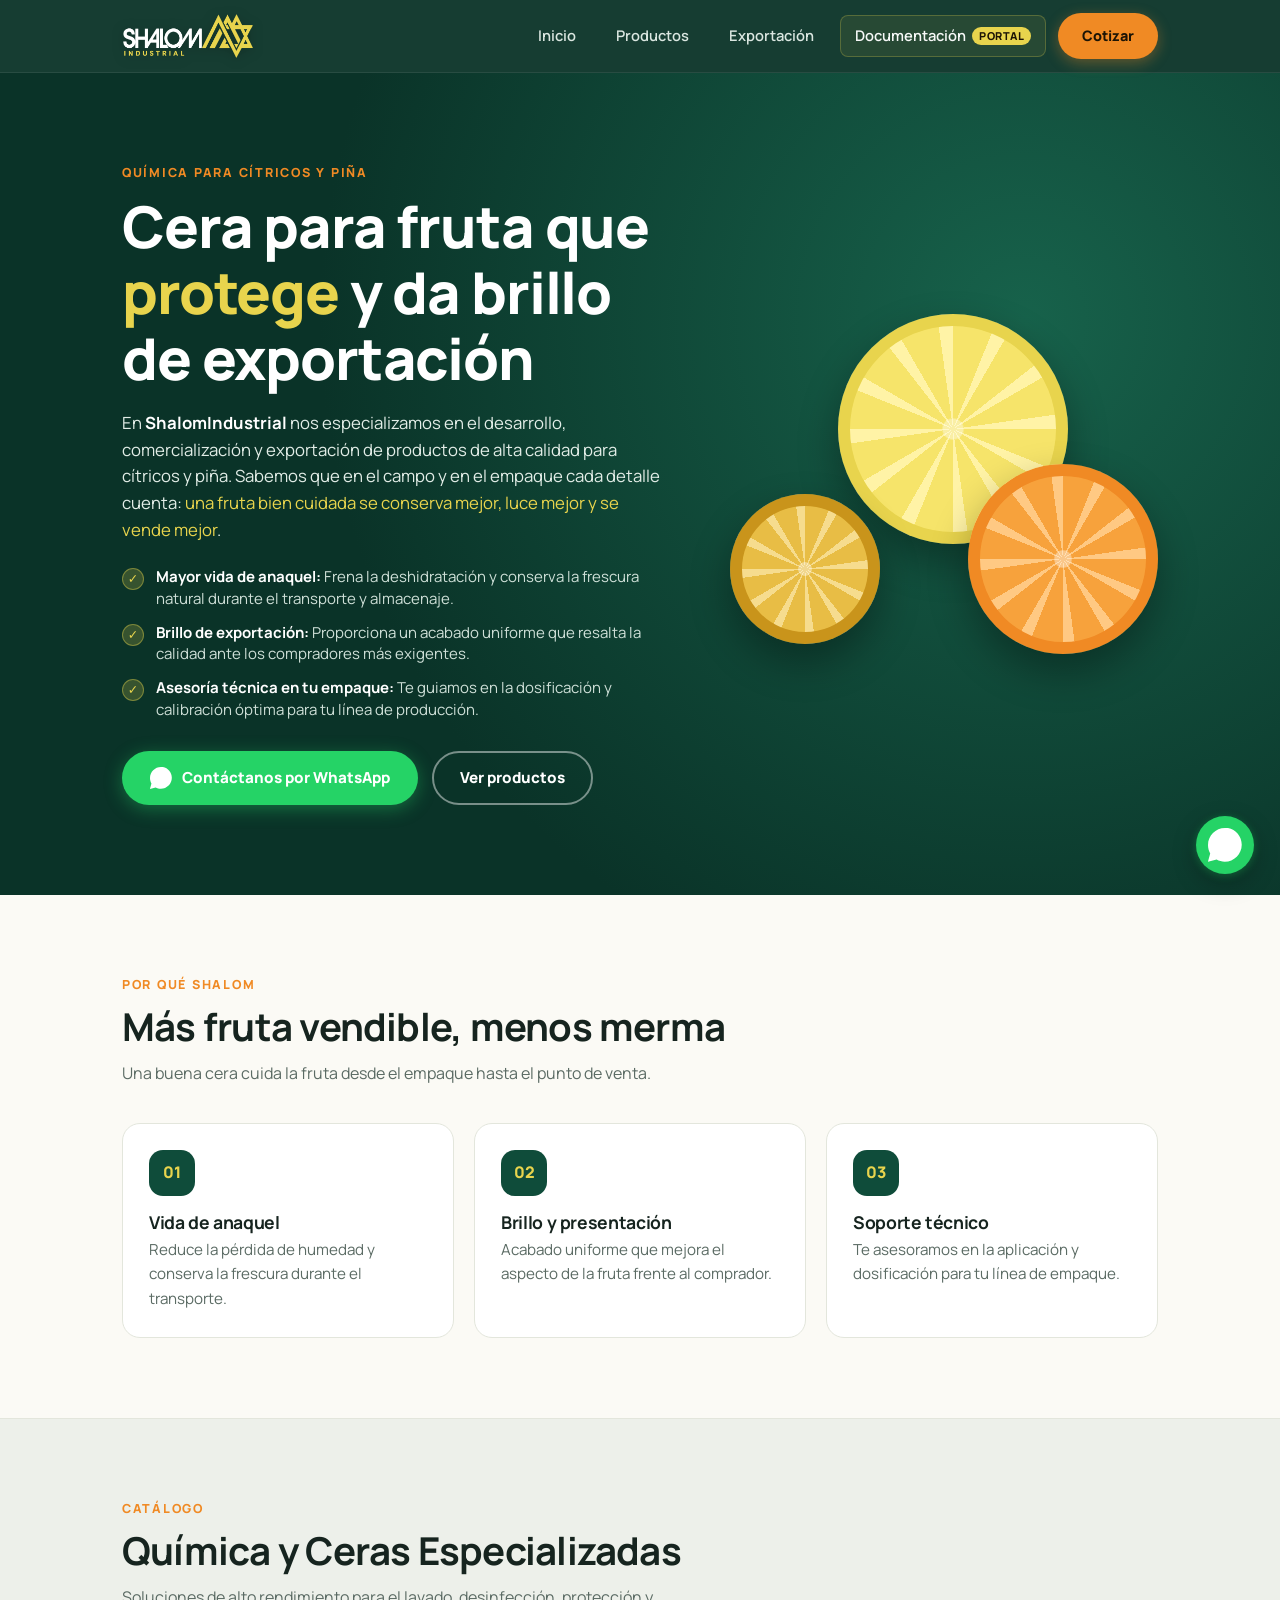
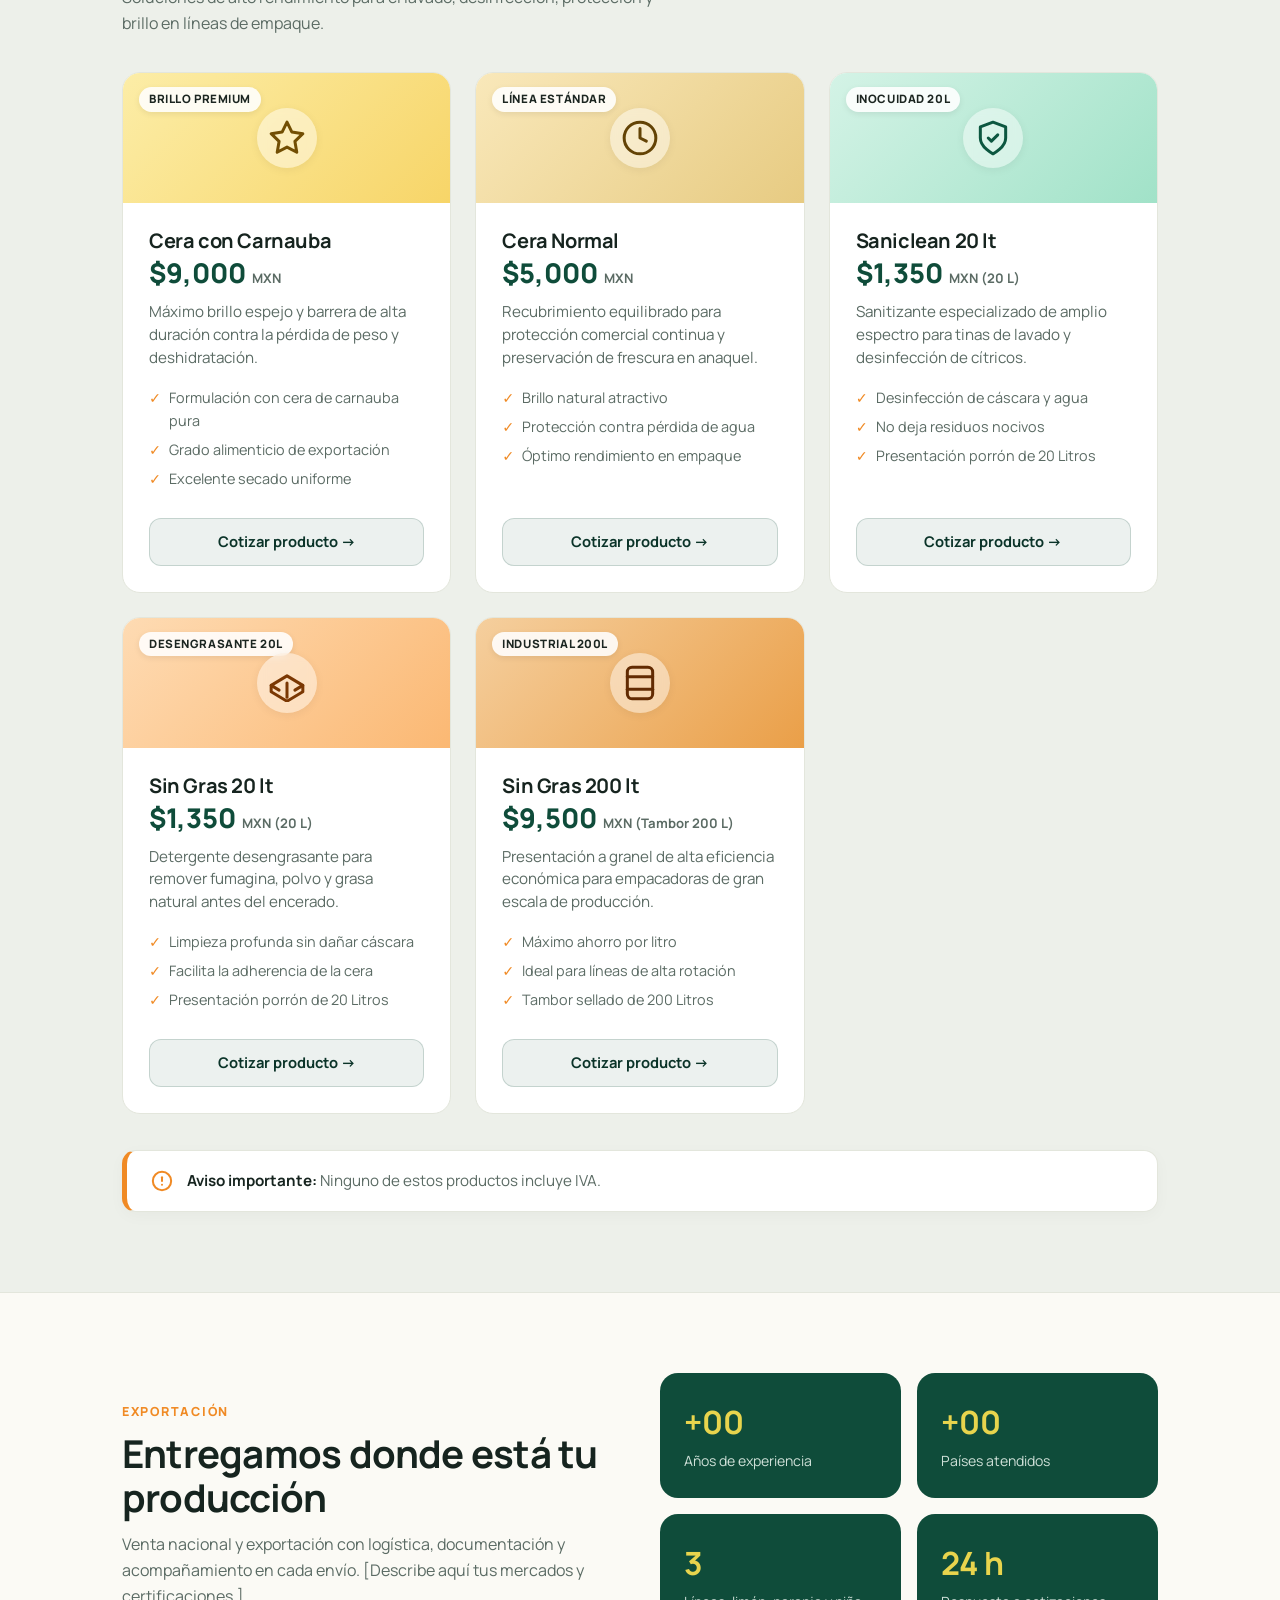
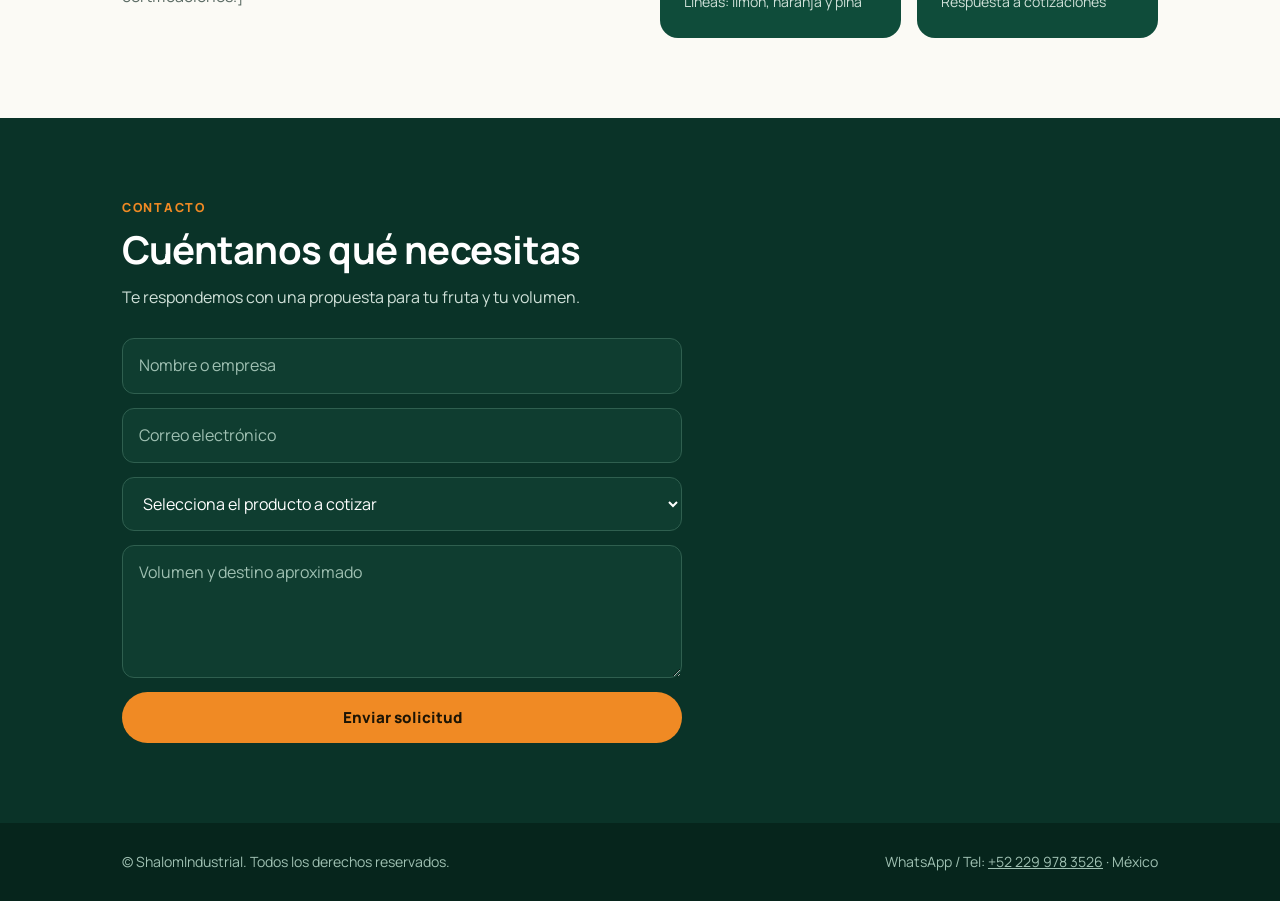
<file: index.html>
<!DOCTYPE html>
<html lang="es">

<head>
    <meta charset="UTF-8">
    <meta name="viewport" content="width=device-width, initial-scale=1">
    <title>ShalomIndustrial | Ceras para cítricos</title>
    <link rel="preconnect" href="https://fonts.googleapis.com">
    <link rel="preconnect" href="https://fonts.gstatic.com" crossorigin>
    <link href="https://fonts.googleapis.com/css2?family=Manrope:wght@400;600;800&display=swap" rel="stylesheet">
    <link rel="stylesheet" href="styles.css">
</head>

<body>

    <header class="site-header" id="site-header">
        <div class="wrap nav-container">
            <a href="#inicio" class="logo" aria-label="Shalom Industrial - Inicio">
                <img src="logo.png" alt="Shalom Industrial" class="logo-img">
            </a>

            <!-- Botón de apertura para móviles -->
            <button class="nav-toggle" id="nav-toggle" aria-label="Abrir menú de navegación" aria-expanded="false" aria-controls="primary-nav">
                <span class="hamburger-bar"></span>
                <span class="hamburger-bar"></span>
                <span class="hamburger-bar"></span>
            </button>

            <!-- Menú de navegación principal -->
            <nav class="nav-menu" id="primary-nav">
                <ul class="nav-list">
                    <li><a href="#inicio" class="nav-link">Inicio</a></li>
                    <li><a href="#productos" class="nav-link">Productos</a></li>
                    <li><a href="#exportacion" class="nav-link">Exportación</a></li>
                    <li>
                        <a href="documentacion.html" class="nav-link nav-link-highlight">
                            <span>Documentación</span>
                            <span class="nav-badge">Portal</span>
                        </a>
                    </li>
                    <li class="nav-cta-item">
                        <a href="#contacto" class="btn btn-main btn-nav">Cotizar</a>
                    </li>
                </ul>
            </nav>
        </div>
    </header>

    <main id="inicio">
        <!-- HERO -->
        <div class="hero">
            <div class="wrap hero-grid">
                <div>
                    <span class="eyebrow">Química para cítricos y piña</span>
                    <h1>Cera para fruta que <em>protege</em> y da brillo de exportación</h1>

                    <p class="hero-lead">
                        En <strong>ShalomIndustrial</strong> nos especializamos en el desarrollo, comercialización y exportación de productos de alta calidad para cítricos y piña. Sabemos que en el campo y en el empaque cada detalle cuenta: <em>una fruta bien cuidada se conserva mejor, luce mejor y se vende mejor</em>.
                    </p>

                    <div class="hero-points">
                        <div class="hero-point">
                            <span class="point-dot" aria-hidden="true">✓</span>
                            <span><strong>Mayor vida de anaquel:</strong> Frena la deshidratación y conserva la frescura natural durante el transporte y almacenaje.</span>
                        </div>
                        <div class="hero-point">
                            <span class="point-dot" aria-hidden="true">✓</span>
                            <span><strong>Brillo de exportación:</strong> Proporciona un acabado uniforme que resalta la calidad ante los compradores más exigentes.</span>
                        </div>
                        <div class="hero-point">
                            <span class="point-dot" aria-hidden="true">✓</span>
                            <span><strong>Asesoría técnica en tu empaque:</strong> Te guiamos en la dosificación y calibración óptima para tu línea de producción.</span>
                        </div>
                    </div>

                    <div class="btns">
                        <a href="https://wa.me/522299783526?text=Hola%2C%20me%20comunico%20desde%20la%20p%C3%A1gina%20web%20de%20ShalomIndustrial.%20Me%20gustar%C3%ADa%20solicitar%20informaci%C3%B3n%20y%20cotizaci%C3%B3n." target="_blank" rel="noopener noreferrer" class="btn btn-whatsapp" aria-label="Contáctanos por WhatsApp al 229 978 3526">
                            <svg width="22" height="22" viewBox="0 0 24 24" fill="currentColor" aria-hidden="true">
                                <path d="M12.031 6.172c-3.181 0-5.767 2.586-5.768 5.766-.001 1.298.38 2.27 1.019 3.287l-.582 2.128 2.182-.573c.978.58 1.911.928 3.145.929 3.178 0 5.767-2.587 5.768-5.766.001-3.187-2.575-5.77-5.764-5.771zm3.392 8.244c-.144.405-.837.774-1.17.824-.299.045-.677.063-1.092-.069-.252-.08-.575-.187-.988-.365-1.739-.751-2.874-2.502-2.961-2.617-.087-.116-.708-.94-.708-1.793s.448-1.273.607-1.446c.159-.173.346-.217.462-.217l.332.007c.106.005.249-.04.39.298.144.347.491 1.2.534 1.287.043.087.072.188.014.304-.058.116-.087.188-.173.289l-.26.304c-.087.086-.177.18-.076.354.101.174.449.741.964 1.201.662.591 1.221.774 1.394.86.174.086.275.072.376-.043.101-.116.433-.506.549-.68.116-.173.231-.145.39-.086s1.011.477 1.184.564.289.13.332.202c.045.072.045.419-.099.824zm-3.423-14.416c-6.627 0-12 5.373-12 12 0 2.159.57 4.188 1.564 5.946l-1.637 5.982 6.161-1.616c1.703.93 3.652 1.467 5.728 1.467 6.627 0 12-5.373 12-12 0-6.627-5.373-12-12-12z"/>
                            </svg>
                            <span>Contáctanos por WhatsApp</span>
                        </a>
                        <a href="#productos" class="btn btn-ghost">Ver productos</a>
                    </div>
                </div>
                <div class="slices" aria-hidden="true">
                    <div class="slice s1"></div>
                    <div class="slice s2"></div>
                    <div class="slice s3"></div>
                </div>
            </div>
        </div>

        <!-- BENEFICIOS -->
        <section>
            <div class="wrap">
                <span class="eyebrow">Por qué Shalom</span>
                <h2>Más fruta vendible, menos merma</h2>
                <p class="lead">Una buena cera cuida la fruta desde el empaque hasta el punto de venta.</p>
                <div class="cards3">
                    <div class="card">
                        <div class="icon">01</div>
                        <h3>Vida de anaquel</h3>
                        <p>Reduce la pérdida de humedad y conserva la frescura durante el transporte.</p>
                    </div>
                    <div class="card">
                        <div class="icon">02</div>
                        <h3>Brillo y presentación</h3>
                        <p>Acabado uniforme que mejora el aspecto de la fruta frente al comprador.</p>
                    </div>
                    <div class="card">
                        <div class="icon">03</div>
                        <h3>Soporte técnico</h3>
                        <p>Te asesoramos en la aplicación y dosificación para tu línea de empaque.</p>
                    </div>
                </div>
            </div>
        </section>

        <!-- PRODUCTOS -->
        <section id="productos">
            <div class="wrap">
                <span class="eyebrow">Catálogo</span>
                <h2>Química y Ceras Especializadas</h2>
                <p class="lead">Soluciones de alto rendimiento para el lavado, desinfección, protección y brillo en líneas de empaque.</p>

                <div class="products-grid">
                    <!-- Producto 1: Cera con Carnauba -->
                    <div class="card prod">
                        <div class="prod-top prod-carnauba">
                            <span class="prod-tag">Brillo Premium</span>
                            <div class="prod-icon-wrapper">
                                <svg width="38" height="38" viewBox="0 0 24 24" fill="none" stroke="currentColor" stroke-width="1.9" stroke-linecap="round" stroke-linejoin="round">
                                    <polygon points="12 2 15.09 8.26 22 9.27 17 14.14 18.18 21.02 12 17.77 5.82 21.02 7 14.14 2 9.27 8.91 8.26 12 2"></polygon>
                                </svg>
                            </div>
                        </div>
                        <div class="prod-body">
                            <h3>Cera con Carnauba</h3>
                            <div class="prod-price">
                                <span class="price-val">$9,000</span>
                                <span class="price-unit">MXN</span>
                            </div>
                            <p class="prod-desc">Máximo brillo espejo y barrera de alta duración contra la pérdida de peso y deshidratación.</p>
                            <ul>
                                <li>Formulación con cera de carnauba pura</li>
                                <li>Grado alimenticio de exportación</li>
                                <li>Excelente secado uniforme</li>
                            </ul>
                            <a href="#contacto" class="btn btn-card">Cotizar producto →</a>
                        </div>
                    </div>

                    <!-- Producto 2: Cera Normal -->
                    <div class="card prod">
                        <div class="prod-top prod-normal">
                            <span class="prod-tag">Línea Estándar</span>
                            <div class="prod-icon-wrapper">
                                <svg width="38" height="38" viewBox="0 0 24 24" fill="none" stroke="currentColor" stroke-width="1.9" stroke-linecap="round" stroke-linejoin="round">
                                    <circle cx="12" cy="12" r="10"></circle>
                                    <polyline points="12 6 12 12 16 14"></polyline>
                                </svg>
                            </div>
                        </div>
                        <div class="prod-body">
                            <h3>Cera Normal</h3>
                            <div class="prod-price">
                                <span class="price-val">$5,000</span>
                                <span class="price-unit">MXN</span>
                            </div>
                            <p class="prod-desc">Recubrimiento equilibrado para protección comercial continua y preservación de frescura en anaquel.</p>
                            <ul>
                                <li>Brillo natural atractivo</li>
                                <li>Protección contra pérdida de agua</li>
                                <li>Óptimo rendimiento en empaque</li>
                            </ul>
                            <a href="#contacto" class="btn btn-card">Cotizar producto →</a>
                        </div>
                    </div>

                    <!-- Producto 3: Saniclean 20 lt -->
                    <div class="card prod">
                        <div class="prod-top prod-saniclean">
                            <span class="prod-tag">Inocuidad 20L</span>
                            <div class="prod-icon-wrapper">
                                <svg width="38" height="38" viewBox="0 0 24 24" fill="none" stroke="currentColor" stroke-width="1.9" stroke-linecap="round" stroke-linejoin="round">
                                    <path d="M12 22s8-4 8-10V5l-8-3-8 3v7c0 6 8 10 8 10z"></path>
                                    <polyline points="9 12 11 14 15 10"></polyline>
                                </svg>
                            </div>
                        </div>
                        <div class="prod-body">
                            <h3>Saniclean 20 lt</h3>
                            <div class="prod-price">
                                <span class="price-val">$1,350</span>
                                <span class="price-unit">MXN (20 L)</span>
                            </div>
                            <p class="prod-desc">Sanitizante especializado de amplio espectro para tinas de lavado y desinfección de cítricos.</p>
                            <ul>
                                <li>Desinfección de cáscara y agua</li>
                                <li>No deja residuos nocivos</li>
                                <li>Presentación porrón de 20 Litros</li>
                            </ul>
                            <a href="#contacto" class="btn btn-card">Cotizar producto →</a>
                        </div>
                    </div>

                    <!-- Producto 4: Sin Gras 20 lt -->
                    <div class="card prod">
                        <div class="prod-top prod-singras">
                            <span class="prod-tag">Desengrasante 20L</span>
                            <div class="prod-icon-wrapper">
                                <svg width="38" height="38" viewBox="0 0 24 24" fill="none" stroke="currentColor" stroke-width="1.9" stroke-linecap="round" stroke-linejoin="round">
                                    <path d="M7 16.5l-5-3 10-6 10 6-5 3"></path>
                                    <path d="M2 13.5v4l10 6 10-6v-4"></path>
                                    <path d="M12 12v9"></path>
                                </svg>
                            </div>
                        </div>
                        <div class="prod-body">
                            <h3>Sin Gras 20 lt</h3>
                            <div class="prod-price">
                                <span class="price-val">$1,350</span>
                                <span class="price-unit">MXN (20 L)</span>
                            </div>
                            <p class="prod-desc">Detergente desengrasante para remover fumagina, polvo y grasa natural antes del encerado.</p>
                            <ul>
                                <li>Limpieza profunda sin dañar cáscara</li>
                                <li>Facilita la adherencia de la cera</li>
                                <li>Presentación porrón de 20 Litros</li>
                            </ul>
                            <a href="#contacto" class="btn btn-card">Cotizar producto →</a>
                        </div>
                    </div>

                    <!-- Producto 5: Sin Gras 200 lt -->
                    <div class="card prod">
                        <div class="prod-top prod-singras-bulk">
                            <span class="prod-tag">Industrial 200L</span>
                            <div class="prod-icon-wrapper">
                                <svg width="38" height="38" viewBox="0 0 24 24" fill="none" stroke="currentColor" stroke-width="1.9" stroke-linecap="round" stroke-linejoin="round">
                                    <rect x="4" y="2" width="16" height="20" rx="3"></rect>
                                    <line x1="4" y1="8" x2="20" y2="8"></line>
                                    <line x1="4" y1="16" x2="20" y2="16"></line>
                                </svg>
                            </div>
                        </div>
                        <div class="prod-body">
                            <h3>Sin Gras 200 lt</h3>
                            <div class="prod-price">
                                <span class="price-val">$9,500</span>
                                <span class="price-unit">MXN (Tambor 200 L)</span>
                            </div>
                            <p class="prod-desc">Presentación a granel de alta eficiencia económica para empacadoras de gran escala de producción.</p>
                            <ul>
                                <li>Máximo ahorro por litro</li>
                                <li>Ideal para líneas de alta rotación</li>
                                <li>Tambor sellado de 200 Litros</li>
                            </ul>
                            <a href="#contacto" class="btn btn-card">Cotizar producto →</a>
                        </div>
                    </div>
                </div>

                <!-- Aviso de IVA -->
                <div class="iva-notice">
                    <span class="iva-icon" aria-hidden="true">
                        <svg width="22" height="22" viewBox="0 0 24 24" fill="none" stroke="currentColor" stroke-width="2.2" stroke-linecap="round" stroke-linejoin="round">
                            <circle cx="12" cy="12" r="10"></circle>
                            <line x1="12" y1="8" x2="12" y2="12"></line>
                            <line x1="12" y1="16" x2="12.01" y2="16"></line>
                        </svg>
                    </span>
                    <p class="iva-text">
                        <strong>Aviso importante:</strong> Ninguno de estos productos incluye IVA.
                    </p>
                </div>
            </div>
        </section>

        <!-- EXPORTACIÓN -->
        <section id="exportacion">
            <div class="wrap export">
                <div>
                    <span class="eyebrow">Exportación</span>
                    <h2>Entregamos donde está tu producción</h2>
                    <p class="lead">Venta nacional y exportación con logística, documentación y acompañamiento en cada envío. [Describe aquí tus mercados y certificaciones.]</p>
                </div>
                <div class="stats">
                    <div class="stat"><b>+00</b><span>Años de experiencia</span></div>
                    <div class="stat"><b>+00</b><span>Países atendidos</span></div>
                    <div class="stat"><b>3</b><span>Líneas: limón, naranja y piña</span></div>
                    <div class="stat"><b>24 h</b><span>Respuesta a cotizaciones</span></div>
                </div>
            </div>
        </section>

        <!-- CONTACTO -->
        <section id="contacto">
            <div class="wrap">
                <span class="eyebrow">Contacto</span>
                <h2>Cuéntanos qué necesitas</h2>
                <p class="lead">Te respondemos con una propuesta para tu fruta y tu volumen.</p>
                <form id="form-contacto">
                    <input type="text" placeholder="Nombre o empresa" required>
                    <input type="email" placeholder="Correo electrónico" required>
                    <select aria-label="Producto de interés">
                        <option value="" disabled selected>Selecciona el producto a cotizar</option>
                        <option value="carnauba">Cera con Carnauba ($9,000)</option>
                        <option value="normal">Cera Normal ($5,000)</option>
                        <option value="saniclean">Saniclean 20 lt ($1,350)</option>
                        <option value="singras20">Sin Gras 20 lt ($1,350)</option>
                        <option value="singras200">Sin Gras 200 lt ($9,500)</option>
                        <option value="varios">Pedido múltiple / Varios productos</option>
                    </select>
                    <textarea rows="4" placeholder="Volumen y destino aproximado"></textarea>
                    <button class="btn btn-main" type="submit">Enviar solicitud</button>
                </form>
            </div>
        </section>
    </main>

    <footer>
        <div class="wrap">
            <span>© ShalomIndustrial. Todos los derechos reservados.</span>
            <span>WhatsApp / Tel: <a href="https://wa.me/522299783526" target="_blank" rel="noopener noreferrer" style="color: inherit; text-decoration: underline;">+52 229 978 3526</a> · México</span>
        </div>
    </footer>

    <!-- Botón Flotante de WhatsApp -->
    <a href="https://wa.me/522299783526?text=Hola%2C%20me%20comunico%20desde%20la%20p%C3%A1gina%20web%20de%20ShalomIndustrial.%20Me%20gustar%C3%ADa%20solicitar%20informaci%C3%B3n%20y%20cotizaci%C3%B3n." class="floating-whatsapp" target="_blank" rel="noopener noreferrer" aria-label="Abrir chat de WhatsApp con ShalomIndustrial al 229 978 3526">
        <svg width="34" height="34" viewBox="0 0 24 24" fill="currentColor" aria-hidden="true">
            <path d="M12.031 6.172c-3.181 0-5.767 2.586-5.768 5.766-.001 1.298.38 2.27 1.019 3.287l-.582 2.128 2.182-.573c.978.58 1.911.928 3.145.929 3.178 0 5.767-2.587 5.768-5.766.001-3.187-2.575-5.77-5.764-5.771zm3.392 8.244c-.144.405-.837.774-1.17.824-.299.045-.677.063-1.092-.069-.252-.08-.575-.187-.988-.365-1.739-.751-2.874-2.502-2.961-2.617-.087-.116-.708-.94-.708-1.793s.448-1.273.607-1.446c.159-.173.346-.217.462-.217l.332.007c.106.005.249-.04.39.298.144.347.491 1.2.534 1.287.043.087.072.188.014.304-.058.116-.087.188-.173.289l-.26.304c-.087.086-.177.18-.076.354.101.174.449.741.964 1.201.662.591 1.221.774 1.394.86.174.086.275.072.376-.043.101-.116.433-.506.549-.68.116-.173.231-.145.39-.086s1.011.477 1.184.564.289.13.332.202c.045.072.045.419-.099.824zm-3.423-14.416c-6.627 0-12 5.373-12 12 0 2.159.57 4.188 1.564 5.946l-1.637 5.982 6.161-1.616c1.703.93 3.652 1.467 5.728 1.467 6.627 0 12-5.373 12-12 0-6.627-5.373-12-12-12z"/>
        </svg>
    </a>

    <script src="script.js"></script>
</body>

</html>
</file>
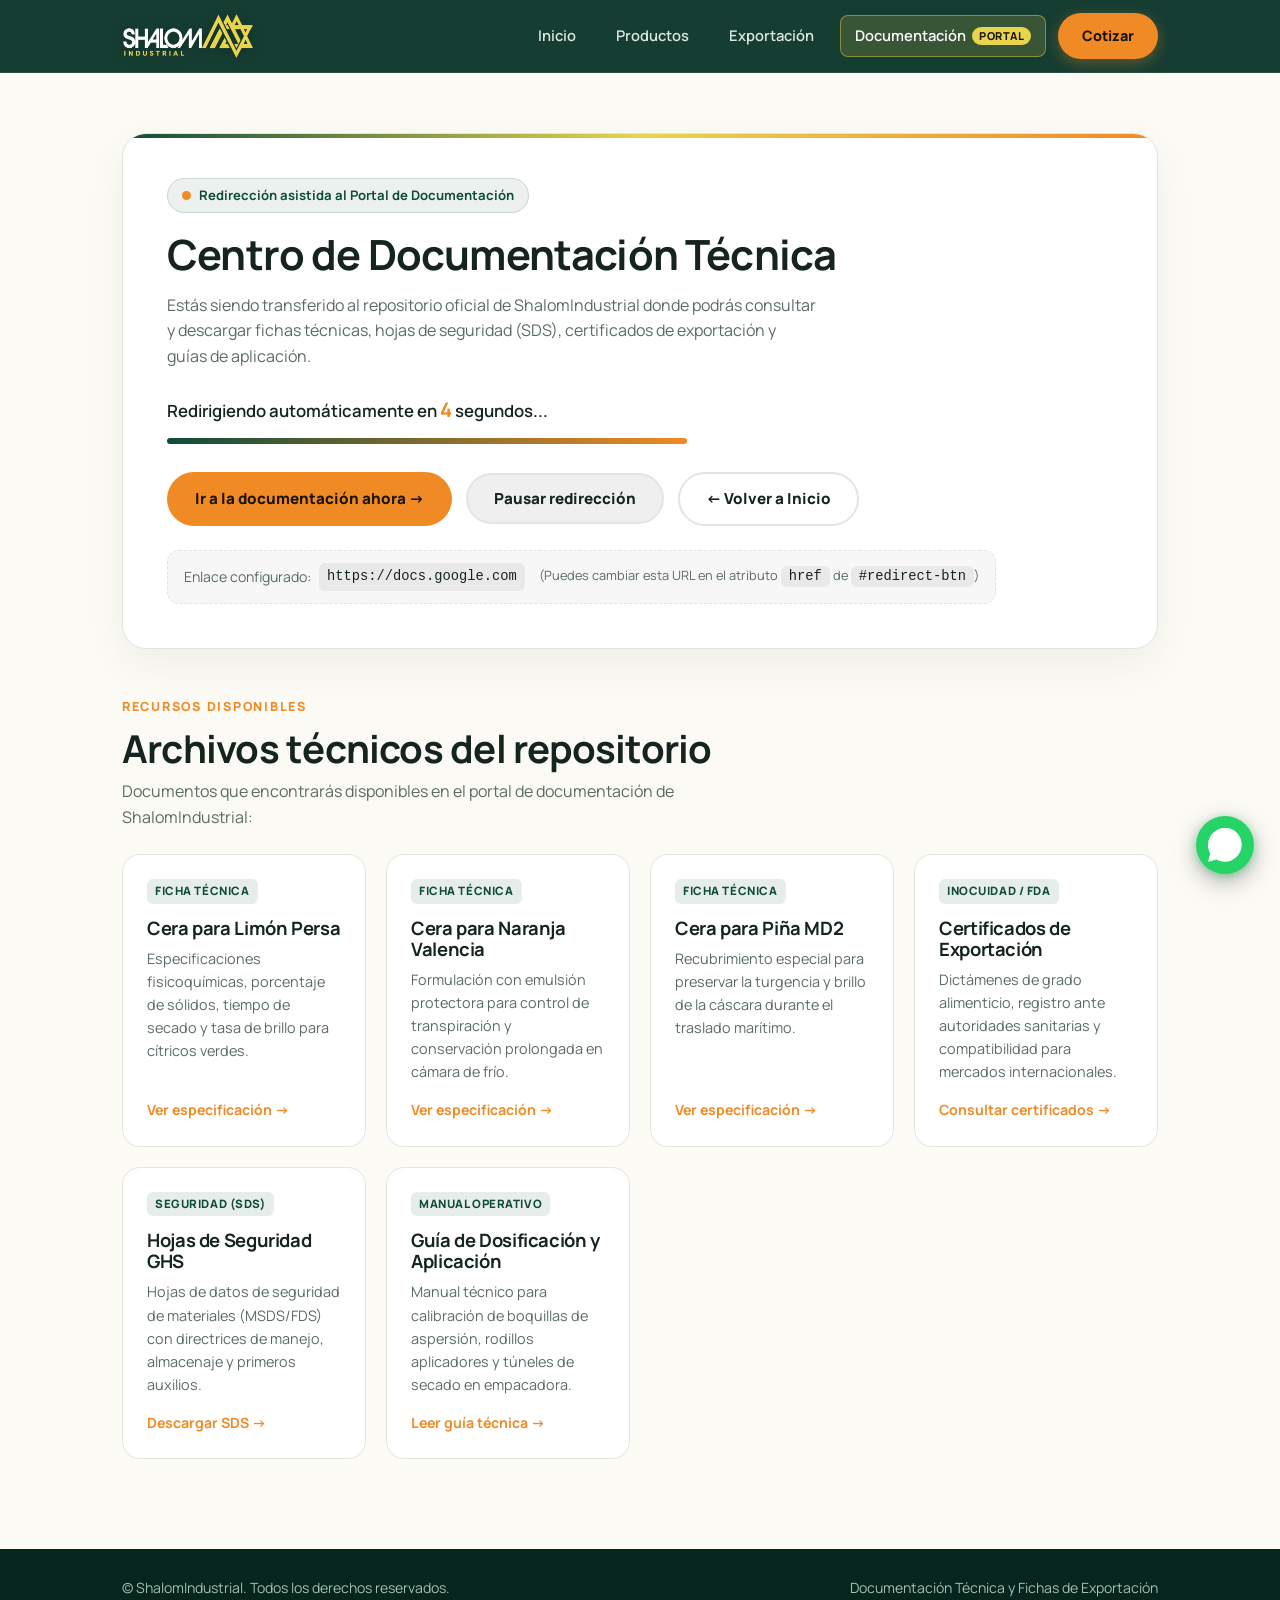
<file: documentacion.html>
<!DOCTYPE html>
<html lang="es">

<head>
    <meta charset="UTF-8">
    <meta name="viewport" content="width=device-width, initial-scale=1">
    <title>Documentación Técnica | ShalomIndustrial</title>
    <link rel="preconnect" href="https://fonts.googleapis.com">
    <link rel="preconnect" href="https://fonts.gstatic.com" crossorigin>
    <link href="https://fonts.googleapis.com/css2?family=Manrope:wght@400;600;800&display=swap" rel="stylesheet">
    <link rel="stylesheet" href="styles.css">
</head>

<body>

    <!-- Encabezado Profesional -->
    <header class="site-header" id="site-header">
        <div class="wrap nav-container">
            <a href="index.html#inicio" class="logo" aria-label="Shalom Industrial - Inicio">
                <img src="logo.png" alt="Shalom Industrial" class="logo-img">
            </a>

            <!-- Botón Móvil -->
            <button class="nav-toggle" id="nav-toggle" aria-label="Abrir menú de navegación" aria-expanded="false" aria-controls="primary-nav">
                <span class="hamburger-bar"></span>
                <span class="hamburger-bar"></span>
                <span class="hamburger-bar"></span>
            </button>

            <!-- Menú de Navegación -->
            <nav class="nav-menu" id="primary-nav">
                <ul class="nav-list">
                    <li><a href="index.html#inicio" class="nav-link">Inicio</a></li>
                    <li><a href="index.html#productos" class="nav-link">Productos</a></li>
                    <li><a href="index.html#exportacion" class="nav-link">Exportación</a></li>
                    <li>
                        <a href="documentacion.html" class="nav-link nav-link-highlight active">
                            <span>Documentación</span>
                            <span class="nav-badge">Portal</span>
                        </a>
                    </li>
                    <li class="nav-cta-item">
                        <a href="index.html#contacto" class="btn btn-main btn-nav">Cotizar</a>
                    </li>
                </ul>
            </nav>
        </div>
    </header>

    <!-- Contenido Principal -->
    <main class="docs-page">
        <div class="wrap">
            
            <!-- Tarjeta Principal de Redirección -->
            <div class="redirect-hero-card">
                <div class="redirect-status">
                    <span class="pulse-dot"></span>
                    <span>Redirección asistida al Portal de Documentación</span>
                </div>

                <h1>Centro de Documentación Técnica</h1>
                <p class="lead">
                    Estás siendo transferido al repositorio oficial de ShalomIndustrial donde podrás consultar y descargar fichas técnicas, hojas de seguridad (SDS), certificados de exportación y guías de aplicación.
                </p>

                <p class="redirect-countdown-text">
                    Redirigiendo automáticamente en <strong id="redirect-countdown">5</strong> segundos...
                </p>

                <div class="redirect-progress-wrapper" aria-hidden="true">
                    <div class="redirect-progress-bar" id="redirect-progress"></div>
                </div>

                <div class="redirect-actions">
                    <!-- Configura aquí la URL de destino deseada en el atributo href -->
                    <a id="redirect-btn" href="https://docs.google.com" target="_blank" rel="noopener noreferrer" class="btn btn-main">
                        Ir a la documentación ahora →
                    </a>
                    <button type="button" id="cancel-redirect-btn" class="btn btn-ghost" style="color: var(--text); border-color: var(--line);">
                        Pausar redirección
                    </button>
                    <a href="index.html" class="btn btn-ghost" style="color: var(--text); border-color: var(--line);">
                        ← Volver a Inicio
                    </a>
                </div>

                <div class="redirect-info-note">
                    <span>Enlace configurado:</span>
                    <code id="destination-url-text">https://docs.google.com</code>
                    <span style="font-size: 0.8rem; color: var(--muted); margin-left: 6px;">(Puedes cambiar esta URL en el atributo <code>href</code> de <code>#redirect-btn</code>)</span>
                </div>
            </div>

            <!-- Catálogo de Recursos Disponibles -->
            <div>
                <span class="eyebrow">Recursos disponibles</span>
                <h2 class="docs-section-title">Archivos técnicos del repositorio</h2>
                <p class="lead">Documentos que encontrarás disponibles en el portal de documentación de ShalomIndustrial:</p>

                <div class="docs-grid">
                    <div class="doc-item-card">
                        <span class="doc-badge">Ficha Técnica</span>
                        <h3>Cera para Limón Persa</h3>
                        <p>Especificaciones fisicoquímicas, porcentaje de sólidos, tiempo de secado y tasa de brillo para cítricos verdes.</p>
                        <a href="https://docs.google.com" target="_blank" rel="noopener noreferrer" class="doc-link">Ver especificación →</a>
                    </div>

                    <div class="doc-item-card">
                        <span class="doc-badge">Ficha Técnica</span>
                        <h3>Cera para Naranja Valencia</h3>
                        <p>Formulación con emulsión protectora para control de transpiración y conservación prolongada en cámara de frío.</p>
                        <a href="https://docs.google.com" target="_blank" rel="noopener noreferrer" class="doc-link">Ver especificación →</a>
                    </div>

                    <div class="doc-item-card">
                        <span class="doc-badge">Ficha Técnica</span>
                        <h3>Cera para Piña MD2</h3>
                        <p>Recubrimiento especial para preservar la turgencia y brillo de la cáscara durante el traslado marítimo.</p>
                        <a href="https://docs.google.com" target="_blank" rel="noopener noreferrer" class="doc-link">Ver especificación →</a>
                    </div>

                    <div class="doc-item-card">
                        <span class="doc-badge">Inocuidad / FDA</span>
                        <h3>Certificados de Exportación</h3>
                        <p>Dictámenes de grado alimenticio, registro ante autoridades sanitarias y compatibilidad para mercados internacionales.</p>
                        <a href="https://docs.google.com" target="_blank" rel="noopener noreferrer" class="doc-link">Consultar certificados →</a>
                    </div>

                    <div class="doc-item-card">
                        <span class="doc-badge">Seguridad (SDS)</span>
                        <h3>Hojas de Seguridad GHS</h3>
                        <p>Hojas de datos de seguridad de materiales (MSDS/FDS) con directrices de manejo, almacenaje y primeros auxilios.</p>
                        <a href="https://docs.google.com" target="_blank" rel="noopener noreferrer" class="doc-link">Descargar SDS →</a>
                    </div>

                    <div class="doc-item-card">
                        <span class="doc-badge">Manual Operativo</span>
                        <h3>Guía de Dosificación y Aplicación</h3>
                        <p>Manual técnico para calibración de boquillas de aspersión, rodillos aplicadores y túneles de secado en empacadora.</p>
                        <a href="https://docs.google.com" target="_blank" rel="noopener noreferrer" class="doc-link">Leer guía técnica →</a>
                    </div>
                </div>
            </div>

        </div>
    </main>

    <!-- Pie de página -->
    <footer>
        <div class="wrap">
            <span>© ShalomIndustrial. Todos los derechos reservados.</span>
            <span>Documentación Técnica y Fichas de Exportación</span>
        </div>
    </footer>

    <!-- Botón Flotante de WhatsApp -->
    <a href="https://wa.me/522299783526?text=Hola%2C%20me%20comunico%20desde%20la%20secci%C3%B3n%20de%20documentaci%C3%B3n%20de%20ShalomIndustrial.%20Me%20gustar%C3%ADa%20solicitar%20informaci%C3%B3n." class="floating-whatsapp" target="_blank" rel="noopener noreferrer" aria-label="Chatear por WhatsApp al 229 978 3526">
        <svg width="34" height="34" viewBox="0 0 24 24" fill="currentColor" aria-hidden="true">
            <path d="M12.031 6.172c-3.181 0-5.767 2.586-5.768 5.766-.001 1.298.38 2.27 1.019 3.287l-.582 2.128 2.182-.573c.978.58 1.911.928 3.145.929 3.178 0 5.767-2.587 5.768-5.766.001-3.187-2.575-5.77-5.764-5.771zm3.392 8.244c-.144.405-.837.774-1.17.824-.299.045-.677.063-1.092-.069-.252-.08-.575-.187-.988-.365-1.739-.751-2.874-2.502-2.961-2.617-.087-.116-.708-.94-.708-1.793s.448-1.273.607-1.446c.159-.173.346-.217.462-.217l.332.007c.106.005.249-.04.39.298.144.347.491 1.2.534 1.287.043.087.072.188.014.304-.058.116-.087.188-.173.289l-.26.304c-.087.086-.177.18-.076.354.101.174.449.741.964 1.201.662.591 1.221.774 1.394.86.174.086.275.072.376-.043.101-.116.433-.506.549-.68.116-.173.231-.145.39-.086s1.011.477 1.184.564.289.13.332.202c.045.072.045.419-.099.824zm-3.423-14.416c-6.627 0-12 5.373-12 12 0 2.159.57 4.188 1.564 5.946l-1.637 5.982 6.161-1.616c1.703.93 3.652 1.467 5.728 1.467 6.627 0 12-5.373 12-12 0-6.627-5.373-12-12-12z"/>
        </svg>
    </a>

    <script src="script.js"></script>
</body>

</html>
</file>
<file: styles.css>
/* ===== SISTEMA DE DISEÑO (cambia aquí colores y se actualiza todo) ===== */

:root {
    --verde: #0f4c3a;
    --verde-osc: #0a3328;
    --limon: #e8d44d;
    --naranja: #f08a24;
    --pina: #d9a521;
    --bg: #fbfaf5;
    --surface: #ffffff;
    --text: #16241f;
    --muted: #5b6b64;
    --line: #e3e6dc;
    --radio: 18px;
    --font: "Manrope", system-ui, -apple-system, "Segoe UI", Arial, sans-serif;
}

@media (prefers-color-scheme:dark) {
     :root {
        --bg: #0c1713;
        --surface: #13231d;
        --text: #eef2ec;
        --muted: #9fb0a8;
        --line: #223a31;
    }
}

* {
    box-sizing: border-box;
    margin: 0;
    padding: 0;
}

html {
    scroll-behavior: smooth;
    -webkit-text-size-adjust: 100%;
}

body {
    font-family: var(--font);
    background: var(--bg);
    color: var(--text);
    line-height: 1.6;
    overflow-x: hidden;
    width: 100%;
    -webkit-font-smoothing: antialiased;
    -webkit-tap-highlight-color: transparent;
}

.wrap {
    max-width: 1080px;
    margin: 0 auto;
    padding: 0 22px;
    width: 100%;
}

section {
    padding: 80px 0
}

h1,
h2,
h3 {
    line-height: 1.15;
    letter-spacing: -.02em
}

h2 {
    font-size: clamp(1.7rem, 3.5vw, 2.4rem);
    margin-bottom: 12px
}

.eyebrow {
    font-size: .78rem;
    font-weight: 800;
    letter-spacing: .14em;
    text-transform: uppercase;
    color: var(--naranja);
    margin-bottom: 10px;
    display: block
}

.lead {
    color: var(--muted);
    max-width: 56ch
}

.btn {
    display: inline-block;
    padding: 13px 26px;
    border-radius: 999px;
    font-weight: 800;
    text-decoration: none;
    font-size: .95rem;
    border: 2px solid transparent;
    cursor: pointer;
    font-family: inherit
}

.btn-main {
    background: var(--naranja);
    color: #1c1405
}

.btn-ghost {
    border-color: rgba(255, 255, 255, .45);
    color: #fff
}


/* Navegación */

.site-header {
    position: sticky;
    top: 0;
    z-index: 1000;
    background: rgba(10, 51, 40, 0.95);
    backdrop-filter: blur(14px);
    -webkit-backdrop-filter: blur(14px);
    border-bottom: 1px solid rgba(255, 255, 255, 0.08);
    transition: background-color 0.3s ease, box-shadow 0.3s ease, border-color 0.3s ease;
}

.site-header.scrolled {
    background: rgba(8, 40, 31, 0.98);
    box-shadow: 0 8px 24px rgba(0, 0, 0, 0.28);
    border-bottom-color: rgba(255, 255, 255, 0.14);
}

.nav-container {
    display: flex;
    align-items: center;
    justify-content: space-between;
    height: 72px;
}

.logo {
    display: inline-flex;
    align-items: center;
    gap: 12px;
    font-weight: 800;
    font-size: 1.25rem;
    letter-spacing: -0.02em;
    color: #fff;
    text-decoration: none;
    transition: opacity 0.2s ease, transform 0.2s ease;
}

.logo:hover {
    opacity: 0.92;
    transform: translateY(-1px);
}

.logo-img {
    height: 46px;
    max-width: 210px;
    width: auto;
    display: block;
    object-fit: contain;
    filter: drop-shadow(0 2px 6px rgba(0, 0, 0, 0.25));
}

.logo-icon {
    display: flex;
    align-items: center;
    justify-content: center;
    width: 38px;
    height: 38px;
    border-radius: 10px;
    background: linear-gradient(135deg, #187a5d, #0f4c3a);
    border: 1px solid rgba(232, 212, 77, 0.4);
    color: var(--limon);
    box-shadow: 0 2px 10px rgba(0, 0, 0, 0.25);
    flex-shrink: 0;
}

.logo-brand span {
    color: var(--limon);
}

.nav-menu {
    display: flex;
    align-items: center;
}

.nav-list {
    display: flex;
    gap: 12px;
    list-style: none;
    align-items: center;
    margin: 0;
    padding: 0;
}

.nav-link {
    display: inline-flex;
    align-items: center;
    gap: 6px;
    color: #dbe7e1;
    text-decoration: none;
    font-weight: 600;
    font-size: 0.92rem;
    padding: 8px 14px;
    border-radius: 8px;
    transition: color 0.2s ease, background-color 0.2s ease, border-color 0.2s ease;
}

.nav-link:hover,
.nav-link.active {
    color: #ffffff;
    background: rgba(255, 255, 255, 0.08);
}

.nav-link-highlight {
    background: rgba(232, 212, 77, 0.08);
    border: 1px solid rgba(232, 212, 77, 0.25);
    color: #f7f9f8;
}

.nav-link-highlight:hover,
.nav-link-highlight.active {
    background: rgba(232, 212, 77, 0.16);
    border-color: rgba(232, 212, 77, 0.45);
    color: #ffffff;
}

.nav-badge {
    font-size: 0.68rem;
    font-weight: 800;
    text-transform: uppercase;
    letter-spacing: 0.04em;
    padding: 2px 7px;
    border-radius: 999px;
    background: var(--limon);
    color: #1c1405;
    line-height: 1.2;
}

.btn-nav {
    padding: 9px 22px;
    font-size: 0.9rem;
    box-shadow: 0 4px 14px rgba(240, 138, 36, 0.35);
    transition: transform 0.2s ease, box-shadow 0.2s ease;
}

.btn-nav:hover {
    transform: translateY(-2px);
    box-shadow: 0 6px 20px rgba(240, 138, 36, 0.5);
}

/* Botón Hamburguesa Móvil */
.nav-toggle {
    display: none;
    background: rgba(255, 255, 255, 0.05);
    border: 1px solid rgba(255, 255, 255, 0.18);
    border-radius: 10px;
    width: 42px;
    height: 42px;
    padding: 0;
    cursor: pointer;
    align-items: center;
    justify-content: center;
    flex-direction: column;
    gap: 5px;
    transition: background-color 0.2s ease, border-color 0.2s ease;
}

.nav-toggle:hover {
    background: rgba(255, 255, 255, 0.12);
    border-color: rgba(255, 255, 255, 0.3);
}

.hamburger-bar {
    display: block;
    width: 22px;
    height: 2px;
    background-color: #ffffff;
    border-radius: 2px;
    transition: transform 0.3s cubic-bezier(0.4, 0, 0.2, 1), opacity 0.3s ease;
}

.nav-toggle.is-active .hamburger-bar:nth-child(1) {
    transform: translateY(7px) rotate(45deg);
}

.nav-toggle.is-active .hamburger-bar:nth-child(2) {
    opacity: 0;
}

.nav-toggle.is-active .hamburger-bar:nth-child(3) {
    transform: translateY(-7px) rotate(-45deg);
}


/* Hero */

.hero {
    background: radial-gradient(circle at 80% 30%, #17624b, var(--verde-osc) 60%);
    color: #fff;
    padding: 90px 0;
    overflow: hidden
}

.hero-grid {
    display: grid;
    grid-template-columns: 1.1fr .9fr;
    gap: 40px;
    align-items: center
}

.hero h1 {
    font-size: clamp(2.2rem, 5vw, 3.6rem);
    font-weight: 800;
    margin-bottom: 18px
}

.hero h1 em {
    font-style: normal;
    color: var(--limon)
}

.hero-lead {
    color: #e2ede7;
    font-size: 1.05rem;
    line-height: 1.6;
    max-width: 54ch;
    margin-bottom: 22px;
}

.hero-lead strong {
    color: #ffffff;
}

.hero-lead em {
    color: var(--limon);
    font-style: normal;
}

.hero-points {
    display: flex;
    flex-direction: column;
    gap: 12px;
    margin-bottom: 30px;
    max-width: 52ch;
}

.hero-point {
    display: flex;
    align-items: flex-start;
    gap: 12px;
    font-size: 0.94rem;
    color: #cfe0d8;
    line-height: 1.45;
}

.point-dot {
    display: inline-flex;
    align-items: center;
    justify-content: center;
    width: 22px;
    height: 22px;
    border-radius: 50%;
    background: rgba(232, 212, 77, 0.2);
    color: var(--limon);
    font-size: 0.78rem;
    font-weight: 800;
    flex-shrink: 0;
    margin-top: 2px;
    border: 1px solid rgba(232, 212, 77, 0.4);
}

.hero-point strong {
    color: #ffffff;
}

.hero .btns {
    display: flex;
    gap: 14px;
    flex-wrap: wrap;
    align-items: center;
}

.btn-whatsapp {
    background: #25d366;
    color: #ffffff;
    display: inline-flex;
    align-items: center;
    gap: 10px;
    box-shadow: 0 4px 18px rgba(37, 211, 102, 0.38);
    transition: transform 0.2s ease, box-shadow 0.2s ease, background-color 0.2s ease;
}

.btn-whatsapp:hover {
    background: #20bd5a;
    transform: translateY(-2px);
    box-shadow: 0 8px 26px rgba(37, 211, 102, 0.58);
    color: #ffffff;
}

.btn-whatsapp svg {
    flex-shrink: 0;
}

/* Botón flotante de WhatsApp */
.floating-whatsapp {
    position: fixed;
    bottom: 26px;
    right: 26px;
    z-index: 9999;
    width: 58px;
    height: 58px;
    border-radius: 50%;
    background: #25d366;
    color: #ffffff;
    display: flex;
    align-items: center;
    justify-content: center;
    box-shadow: 0 8px 24px rgba(0, 0, 0, 0.28), 0 2px 8px rgba(37, 211, 102, 0.4);
    text-decoration: none;
    transition: transform 0.25s cubic-bezier(0.34, 1.56, 0.64, 1), box-shadow 0.25s ease;
    animation: floatBounce 4s ease-in-out infinite;
}

.floating-whatsapp:hover {
    transform: scale(1.1) translateY(-4px);
    box-shadow: 0 12px 30px rgba(37, 211, 102, 0.6);
    color: #ffffff;
}

@keyframes floatBounce {
    0%, 100% {
        transform: translateY(0);
    }
    50% {
        transform: translateY(-6px);
    }
}

.slices {
    position: relative;
    height: 340px
}

.slice {
    position: absolute;
    border-radius: 50%;
    aspect-ratio: 1;
    background: radial-gradient(circle, #fff6 0 6%, transparent 7%), repeating-conic-gradient(var(--c1) 0 22deg, var(--c2) 22deg 30deg);
    box-shadow: inset 0 0 0 12px var(--rind), 0 18px 40px #0005
}

.s1 {
    --c1: #f6e46a;
    --c2: #fff3a6;
    --rind: #e8d44d;
    width: 230px;
    top: 0;
    right: 90px
}

.s2 {
    --c1: #f7a23c;
    --c2: #ffc983;
    --rind: #f08a24;
    width: 190px;
    bottom: 0;
    right: 0
}

.s3 {
    --c1: #e8bd45;
    --c2: #f6dc8e;
    --rind: #c9941b;
    width: 150px;
    bottom: 10px;
    left: 20px
}


/* Beneficios */

.cards3 {
    display: grid;
    grid-template-columns: repeat(3, 1fr);
    gap: 20px;
    margin-top: 36px
}

.card {
    background: var(--surface);
    border: 1px solid var(--line);
    border-radius: var(--radio);
    padding: 26px
}

.icon {
    width: 46px;
    height: 46px;
    border-radius: 14px;
    background: var(--verde);
    color: var(--limon);
    display: grid;
    place-items: center;
    font-weight: 800;
    margin-bottom: 16px
}

.card h3 {
    font-size: 1.1rem;
    margin-bottom: 6px
}

.card p {
    color: var(--muted);
    font-size: .95rem
}


/* Productos */

#productos {
    background: color-mix(in srgb, var(--verde) 6%, var(--bg));
    border-top: 1px solid var(--line);
    border-bottom: 1px solid var(--line);
}

.products-grid {
    display: grid;
    grid-template-columns: repeat(auto-fit, minmax(290px, 1fr));
    gap: 24px;
    margin-top: 36px;
}

.prod {
    display: flex;
    flex-direction: column;
    overflow: hidden;
    padding: 0;
    border-radius: var(--radio);
    border: 1px solid var(--line);
    background: var(--surface);
    transition: transform 0.25s ease, box-shadow 0.25s ease, border-color 0.25s ease;
}

.prod:hover {
    transform: translateY(-5px);
    box-shadow: 0 16px 36px rgba(0, 0, 0, 0.08);
    border-color: rgba(15, 76, 58, 0.35);
}

.prod-top {
    height: 130px;
    position: relative;
    display: flex;
    align-items: center;
    justify-content: center;
    background: #f8f6ea;
}

.prod-carnauba {
    background: linear-gradient(135deg, #fceda7, #f7d568);
    color: #724e03;
}

.prod-normal {
    background: linear-gradient(135deg, #f9e8ba, #e7cb82);
    color: #634305;
}

.prod-saniclean {
    background: linear-gradient(135deg, #d4f3e6, #a1e2c8);
    color: #0c5740;
}

.prod-singras {
    background: linear-gradient(135deg, #fedbb3, #fbb873);
    color: #7b3803;
}

.prod-singras-bulk {
    background: linear-gradient(135deg, #f5cf9e, #ea9f48);
    color: #622b02;
}

.prod-tag {
    position: absolute;
    top: 14px;
    left: 16px;
    font-size: 0.72rem;
    font-weight: 800;
    text-transform: uppercase;
    letter-spacing: 0.05em;
    padding: 3px 10px;
    border-radius: 999px;
    background: rgba(255, 255, 255, 0.88);
    color: #1c2621;
    box-shadow: 0 2px 6px rgba(0, 0, 0, 0.08);
}

.prod-icon-wrapper {
    display: flex;
    align-items: center;
    justify-content: center;
    width: 60px;
    height: 60px;
    border-radius: 50%;
    background: rgba(255, 255, 255, 0.45);
    backdrop-filter: blur(4px);
    box-shadow: 0 2px 10px rgba(0, 0, 0, 0.06);
}

.prod-body {
    padding: 26px;
    display: flex;
    flex-direction: column;
    flex-grow: 1;
}

.prod-body h3 {
    font-size: 1.25rem;
    margin-bottom: 6px;
}

.prod-price {
    display: flex;
    align-items: baseline;
    gap: 6px;
    margin-bottom: 12px;
}

.price-val {
    font-size: 1.7rem;
    font-weight: 800;
    color: var(--verde);
    line-height: 1.1;
}

@media (prefers-color-scheme: dark) {
    .price-val {
        color: var(--limon);
    }
}

.price-unit {
    font-size: 0.82rem;
    color: var(--muted);
    font-weight: 700;
}

.prod-desc {
    font-size: 0.92rem;
    color: var(--muted);
    margin-bottom: 16px;
    line-height: 1.5;
}

.prod-body ul {
    list-style: none;
    margin: 0 0 22px 0;
    padding: 0;
    font-size: 0.9rem;
    color: var(--muted);
    flex-grow: 1;
}

.prod-body li {
    margin-bottom: 6px;
    display: flex;
    align-items: flex-start;
}

.prod-body li::before {
    content: "✓";
    color: var(--naranja);
    font-weight: 800;
    margin-right: 8px;
    flex-shrink: 0;
}

.btn-card {
    display: inline-flex;
    align-items: center;
    justify-content: center;
    width: 100%;
    text-align: center;
    padding: 11px 18px;
    border-radius: 12px;
    font-size: 0.92rem;
    font-weight: 700;
    color: var(--verde-osc);
    background: rgba(15, 76, 58, 0.08);
    border: 1px solid rgba(15, 76, 58, 0.18);
    text-decoration: none;
    transition: all 0.2s ease;
}

.btn-card:hover {
    background: var(--verde);
    color: #fff;
    border-color: var(--verde);
}

@media (prefers-color-scheme: dark) {
    .btn-card {
        color: #fff;
        background: rgba(255, 255, 255, 0.08);
        border-color: rgba(255, 255, 255, 0.18);
    }
    .btn-card:hover {
        background: var(--limon);
        color: #1c1405;
        border-color: var(--limon);
    }
}

/* Aviso de IVA */
.iva-notice {
    display: flex;
    align-items: center;
    gap: 14px;
    margin-top: 36px;
    padding: 18px 24px;
    background: var(--surface);
    border: 1px solid var(--line);
    border-left: 5px solid var(--naranja);
    border-radius: 14px;
    box-shadow: 0 4px 16px rgba(0, 0, 0, 0.03);
}

.iva-icon {
    color: var(--naranja);
    display: flex;
    align-items: center;
    flex-shrink: 0;
}

.iva-text {
    margin: 0;
    font-size: 0.95rem;
    color: var(--muted);
}

.iva-text strong {
    color: var(--text);
}



/* Exportación */

.export {
    display: grid;
    grid-template-columns: 1fr 1fr;
    gap: 40px;
    align-items: center
}

.stats {
    display: grid;
    grid-template-columns: 1fr 1fr;
    gap: 16px
}

.stat {
    background: var(--verde);
    color: #fff;
    border-radius: var(--radio);
    padding: 24px
}

.stat b {
    display: block;
    font-size: 2rem;
    color: var(--limon)
}

.stat span {
    font-size: .88rem;
    color: #cfe0d8
}


/* Contacto */

#contacto {
    background: var(--verde-osc);
    color: #fff
}

#contacto .lead {
    color: #cfe0d8
}

form {
    display: grid;
    gap: 14px;
    margin-top: 28px;
    max-width: 560px
}

input,
select,
textarea {
    width: 100%;
    padding: 14px 16px;
    border-radius: 12px;
    border: 1px solid #2f5f4f;
    background: #0f3d30;
    color: #fff;
    font: inherit;
    font-size: 16px; /* Previene zoom automático en iOS Safari */
}

input::placeholder,
textarea::placeholder {
    color: #9fc0b2
}

footer {
    background: #06251c;
    color: #9fc0b2;
    padding: 28px 0;
    font-size: .88rem
}

footer .wrap {
    display: flex;
    justify-content: space-between;
    flex-wrap: wrap;
    gap: 10px
}

@media (max-width: 860px) {
    .wrap {
        padding: 0 18px;
    }

    section {
        padding: 56px 0;
    }

    .hero-grid,
    .export,
    .cards3 {
        grid-template-columns: 1fr;
    }

    .hero {
        padding: 56px 0 60px;
    }

    .hero h1 {
        font-size: clamp(1.85rem, 6.8vw, 2.7rem);
    }

    /* Frutas decorativas adaptadas para no desbordar */
    .slices {
        height: 220px;
        max-width: 290px;
        margin: 16px auto 0;
        position: relative;
    }

    .s1 {
        width: 150px;
        top: 0;
        right: 15px;
    }

    .s2 {
        width: 130px;
        bottom: 0;
        right: 0;
    }

    .s3 {
        width: 105px;
        bottom: 10px;
        left: 0;
    }

    .logo-img {
        height: 38px;
        max-width: 160px;
    }

    .nav-toggle {
        display: flex;
    }

    .nav-menu {
        position: fixed;
        top: 72px;
        left: 0;
        right: 0;
        max-height: calc(100vh - 72px);
        overflow-y: auto;
        -webkit-overflow-scrolling: touch;
        background: rgba(8, 38, 30, 0.98);
        backdrop-filter: blur(18px);
        -webkit-backdrop-filter: blur(18px);
        border-bottom: 1px solid rgba(255, 255, 255, 0.1);
        padding: 20px 20px 28px;
        box-shadow: 0 20px 40px rgba(0, 0, 0, 0.45);
        opacity: 0;
        visibility: hidden;
        transform: translateY(-12px);
        transition: opacity 0.25s ease, transform 0.25s ease, visibility 0.25s ease;
        z-index: 999;
    }

    .nav-menu.is-active {
        opacity: 1;
        visibility: visible;
        transform: translateY(0);
    }

    .nav-list {
        flex-direction: column;
        align-items: stretch;
        gap: 6px;
    }

    .nav-link {
        padding: 13px 16px;
        font-size: 1.02rem;
        border-radius: 10px;
        justify-content: space-between;
        min-height: 48px;
    }

    .nav-cta-item {
        margin-top: 10px;
    }

    .nav-cta-item .btn {
        display: block;
        text-align: center;
        width: 100%;
        padding: 14px;
        font-size: 0.98rem;
    }

    /* Productos */
    .products-grid {
        grid-template-columns: repeat(auto-fit, minmax(260px, 1fr));
        gap: 20px;
        margin-top: 28px;
    }

    .prod-body {
        padding: 22px 20px;
    }

    .prod-top {
        height: 115px;
    }

    .price-val {
        font-size: 1.55rem;
    }

    .iva-notice {
        flex-direction: column;
        align-items: flex-start;
        gap: 12px;
        padding: 16px 20px;
    }

    /* Exportación */
    .export {
        gap: 28px;
    }

    .stats {
        gap: 12px;
    }

    .stat {
        padding: 20px;
    }

    .stat b {
        font-size: 1.75rem;
    }

    /* Botón flotante WhatsApp */
    .floating-whatsapp {
        bottom: 20px;
        right: 20px;
        width: 52px;
        height: 52px;
    }

    .floating-whatsapp svg {
        width: 28px;
        height: 28px;
    }

    /* Página Documentación */
    .docs-page {
        padding: 36px 0 60px;
    }

    .redirect-hero-card {
        padding: 28px 20px;
        border-radius: 18px;
        margin-bottom: 36px;
    }

    .redirect-hero-card h1 {
        font-size: 1.65rem;
    }

    .redirect-actions {
        flex-direction: column;
        align-items: stretch;
        width: 100%;
        gap: 10px;
    }

    .redirect-actions .btn {
        width: 100%;
        text-align: center;
        justify-content: center;
        padding: 13px;
    }

    .redirect-info-note {
        flex-direction: column;
        align-items: flex-start;
        width: 100%;
        gap: 6px;
        word-break: break-all;
    }

    .docs-grid {
        grid-template-columns: 1fr;
        gap: 16px;
    }
}

@media (max-width: 540px) {
    .wrap {
        padding: 0 16px;
    }

    section {
        padding: 44px 0;
    }

    .hero {
        padding: 44px 0 50px;
    }

    .hero h1 {
        font-size: 1.85rem;
    }

    .hero-lead {
        font-size: 0.95rem;
        margin-bottom: 18px;
    }

    .hero-points {
        gap: 10px;
        margin-bottom: 24px;
    }

    .hero-point {
        font-size: 0.88rem;
        gap: 10px;
    }

    .point-dot {
        width: 20px;
        height: 20px;
        font-size: 0.72rem;
    }

    .hero .btns {
        flex-direction: column;
        width: 100%;
        gap: 10px;
    }

    .hero .btns .btn {
        width: 100%;
        text-align: center;
        justify-content: center;
        padding: 13px 20px;
    }

    .products-grid {
        grid-template-columns: 1fr;
    }

    .stats {
        grid-template-columns: 1fr;
    }

    h2 {
        font-size: 1.55rem;
    }

    .lead {
        font-size: 0.92rem;
    }

    form button.btn {
        width: 100%;
        padding: 14px;
    }

    footer .wrap {
        flex-direction: column;
        align-items: center;
        text-align: center;
        gap: 12px;
    }
}

/* ===== SECCIÓN Y PÁGINA DE DOCUMENTACIÓN ===== */

.docs-page {
    padding: 60px 0 90px;
    min-height: calc(100vh - 72px - 80px);
}

.redirect-hero-card {
    background: var(--surface);
    border: 1px solid var(--line);
    border-radius: 24px;
    padding: 44px;
    margin-bottom: 48px;
    box-shadow: 0 16px 40px rgba(0, 0, 0, 0.05);
    position: relative;
    overflow: hidden;
}

.redirect-hero-card::before {
    content: "";
    position: absolute;
    top: 0;
    left: 0;
    right: 0;
    height: 4px;
    background: linear-gradient(90deg, var(--verde), var(--limon), var(--naranja));
}

.redirect-status {
    display: inline-flex;
    align-items: center;
    gap: 8px;
    padding: 6px 14px;
    background: rgba(15, 76, 58, 0.08);
    border: 1px solid rgba(15, 76, 58, 0.15);
    border-radius: 999px;
    color: var(--verde);
    font-size: 0.82rem;
    font-weight: 700;
    margin-bottom: 18px;
}

@media (prefers-color-scheme: dark) {
    .redirect-status {
        background: rgba(232, 212, 77, 0.12);
        border-color: rgba(232, 212, 77, 0.3);
        color: var(--limon);
    }
}

.pulse-dot {
    width: 9px;
    height: 9px;
    border-radius: 50%;
    background: var(--naranja);
    animation: pulseAnimation 1.5s infinite;
}

@keyframes pulseAnimation {
    0%, 100% { opacity: 1; transform: scale(1); }
    50% { opacity: 0.35; transform: scale(0.75); }
}

.redirect-hero-card h1 {
    font-size: clamp(1.8rem, 4vw, 2.6rem);
    margin-bottom: 14px;
}

.redirect-hero-card p.lead {
    max-width: 65ch;
    margin-bottom: 24px;
}

.redirect-countdown-text {
    font-size: 1.05rem;
    font-weight: 600;
    color: var(--text);
    margin-bottom: 10px;
}

.redirect-countdown-text strong {
    color: var(--naranja);
    font-size: 1.25rem;
}

.redirect-progress-wrapper {
    background: var(--line);
    height: 6px;
    border-radius: 999px;
    overflow: hidden;
    margin: 12px 0 28px;
    max-width: 520px;
}

.redirect-progress-bar {
    height: 100%;
    width: 100%;
    background: linear-gradient(90deg, var(--verde), var(--naranja));
    transform-origin: left;
    transition: transform 1s linear;
}

.redirect-actions {
    display: flex;
    gap: 14px;
    flex-wrap: wrap;
    align-items: center;
    margin-bottom: 24px;
}

.redirect-info-note {
    display: flex;
    align-items: center;
    gap: 8px;
    font-size: 0.88rem;
    color: var(--muted);
    background: rgba(0, 0, 0, 0.03);
    padding: 12px 16px;
    border-radius: 12px;
    border: 1px dashed var(--line);
    max-width: fit-content;
}

.redirect-info-note code {
    background: rgba(0, 0, 0, 0.06);
    padding: 3px 8px;
    border-radius: 6px;
    font-family: monospace;
    font-size: 0.86rem;
    color: var(--text);
}

.docs-section-title {
    margin-top: 10px;
    margin-bottom: 8px;
}

.docs-grid {
    display: grid;
    grid-template-columns: repeat(auto-fit, minmax(240px, 1fr));
    gap: 20px;
    margin-top: 24px;
}

.doc-item-card {
    background: var(--surface);
    border: 1px solid var(--line);
    border-radius: var(--radio);
    padding: 24px;
    transition: transform 0.2s ease, box-shadow 0.2s ease, border-color 0.2s ease;
    display: flex;
    flex-direction: column;
}

.doc-item-card:hover {
    transform: translateY(-4px);
    box-shadow: 0 12px 28px rgba(0, 0, 0, 0.08);
    border-color: rgba(15, 76, 58, 0.35);
}

.doc-badge {
    align-self: flex-start;
    font-size: 0.72rem;
    font-weight: 800;
    text-transform: uppercase;
    letter-spacing: 0.05em;
    padding: 3px 8px;
    border-radius: 6px;
    background: rgba(15, 76, 58, 0.1);
    color: var(--verde);
    margin-bottom: 14px;
}

@media (prefers-color-scheme: dark) {
    .doc-badge {
        background: rgba(232, 212, 77, 0.15);
        color: var(--limon);
    }
}

.doc-item-card h3 {
    font-size: 1.15rem;
    margin-bottom: 8px;
}

.doc-item-card p {
    color: var(--muted);
    font-size: 0.9rem;
    margin-bottom: 16px;
    flex-grow: 1;
}

.doc-link {
    display: inline-flex;
    align-items: center;
    gap: 6px;
    font-weight: 700;
    font-size: 0.88rem;
    color: var(--naranja);
    text-decoration: none;
    transition: gap 0.2s ease;
}

.doc-link:hover {
    gap: 9px;
}
</file>
